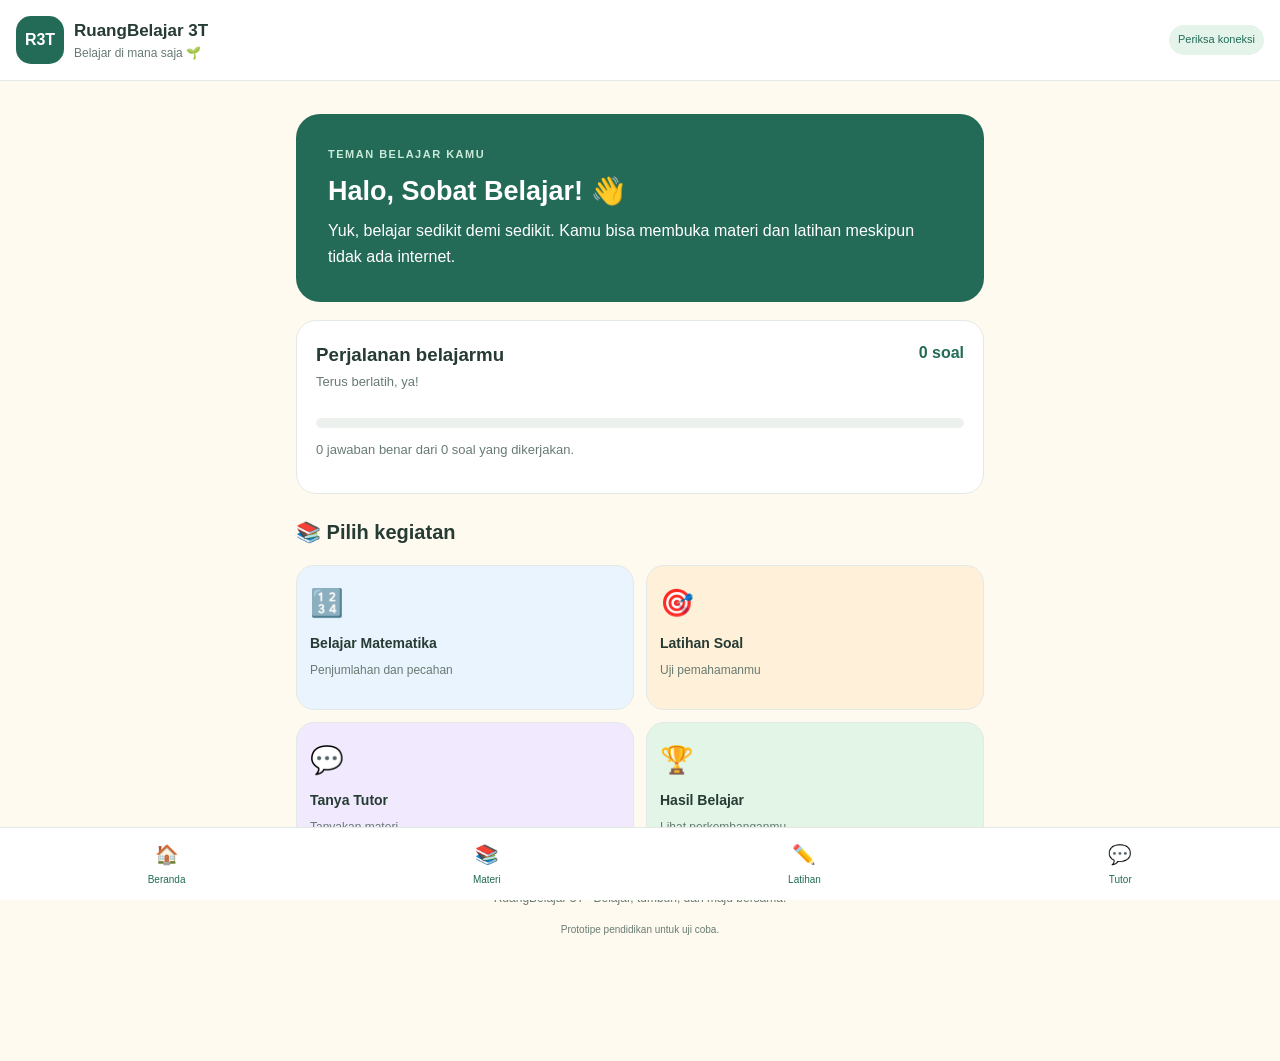
<file: index.html>
<!DOCTYPE html>
<html lang="id">
<head>
  <meta charset="UTF-8">
  <meta name="viewport"
        content="width=device-width, initial-scale=1.0">
  <meta name="theme-color" content="#236b57">
  <meta name="description"
        content="Aplikasi belajar luring untuk siswa SD.">
  <meta name="google-site-verification" 
        content="thuo_dPQok1dY7qjgUlzUvjdMqghPZX-ug1lf5L4OLA" />
  
  <title>RuangBelajar 3T</title>
  <link rel="manifest" href="manifest.json">
  <link rel="stylesheet" href="style.css">
</head>
<body>
  <header class="topbar">
    <div class="brand">
      <div class="logo">R3T</div>
      <div>
        <h1>RuangBelajar 3T</h1>
        <p>Belajar di mana saja 🌱</p>
      </div>
    </div>
    <span id="connection" class="status">Memeriksa...</span>
  </header>

  <main class="container">
    <section class="hero">
      <p class="eyebrow">TEMAN BELAJAR KAMU</p>
      <h2>Halo, Sobat Belajar! 👋</h2>
      <p>
        Yuk, belajar sedikit demi sedikit.
        Kamu bisa membuka materi dan latihan
        meskipun tidak ada internet.
      </p>
    </section>

    <section class="progress-card">
      <div class="progress-heading">
        <div>
          <h3>Perjalanan belajarmu</h3>
          <p>Terus berlatih, ya!</p>
        </div>
        <span id="progressPercent">0%</span>
      </div>
      <div class="progress-track">
        <div id="progressBar" class="progress-fill"></div>
      </div>
      <p id="progressText">Belum ada latihan selesai.</p>
    </section>

    <section class="section">
      <h2>📚 Pilih kegiatan</h2>
      <div class="subject-grid">
        <button class="subject math" data-view="lesson">
          <span class="subject-icon">🔢</span>
          <strong>Belajar Matematika</strong>
          <small>Penjumlahan dan pecahan</small>
        </button>
        <button class="subject quiz" data-view="quiz">
          <span class="subject-icon">🎯</span>
          <strong>Latihan Soal</strong>
          <small>Uji pemahamanmu</small>
        </button>
        <button class="subject tutor" data-view="tutor">
          <span class="subject-icon">💬</span>
          <strong>Tanya Tutor</strong>
          <small>Tanyakan materi</small>
        </button>
        <button class="subject result" data-view="result">
          <span class="subject-icon">🏆</span>
          <strong>Hasil Belajar</strong>
          <small>Lihat perkembanganmu</small>
        </button>
      </div>
    </section>

    <section id="lesson" class="panel hidden">
      <h2>🔢 Belajar Pecahan</h2>
      <p>
        Pecahan menunjukkan bagian dari suatu
        benda atau keseluruhan.
      </p>
      <div class="example">
        <div class="fraction">1/2</div>
        <div>
          <strong>Satu per dua</strong>
          <p>Bayangkan sebuah roti dibagi menjadi
          dua bagian sama besar. Satu bagian
          adalah 1/2 dari roti tersebut.</p>
        </div>
      </div>
      <div class="example">
        <div class="fraction">1/4</div>
        <div>
          <strong>Satu per empat</strong>
          <p>Satu bagian dari empat bagian sama
          besar ditulis sebagai 1/4.</p>
        </div>
      </div>
      <button class="primary" data-view="quiz">
        Coba latihan soal →
      </button>
    </section>

    <section id="quiz" class="panel hidden">
      <h2>🎯 Latihan Matematika</h2>
      <p id="questionCount"></p>
      <h3 id="question"></h3>
      <div id="answers" class="answers"></div>
      <p id="feedback" aria-live="polite"></p>
      <button id="nextQuestion" class="primary hidden">
        Soal berikutnya →
      </button>
    </section>

    <section id="tutor" class="panel hidden">
      <h2>💬 Tanya Tutor Belajar</h2>
      <p class="note">
        Versi awal ini menjawab berdasarkan materi
        yang sudah disiapkan, bukan AI generatif.
      </p>
      <div id="chatMessages" class="chat-messages"
           aria-live="polite">
        <div class="bubble bot">
          Halo! Aku bisa membantu menjelaskan
          pecahan dan penjumlahan. Apa yang ingin
          kamu pelajari?
        </div>
      </div>
      <form id="tutorForm">
        <label for="tutorInput">Tulis pertanyaanmu</label>
        <div class="chat-input">
          <input id="tutorInput" type="text"
                 maxlength="250"
                 placeholder="Contoh: apa itu pecahan?"
                 autocomplete="off" required>
          <button class="primary" type="submit">
            Kirim
          </button>
        </div>
      </form>
    </section>

    <section id="result" class="panel hidden">
      <h2>🏆 Hasil Belajarmu</h2>
      <div class="result-number" id="totalScore">0</div>
      <p>Total jawaban benar</p>
      <p id="resultDetail"></p>
      <button class="primary" data-view="quiz">
        Berlatih lagi
      </button>
    </section>

    <footer>
      <p>RuangBelajar 3T · Belajar, tumbuh, dan maju bersama.</p>
      <small>Prototipe pendidikan untuk uji coba.</small>
    </footer>
  </main>

  <nav class="bottom-nav">
    <button data-view="home">🏠<span>Beranda</span></button>
    <button data-view="lesson">📚<span>Materi</span></button>
    <button data-view="quiz">✏️<span>Latihan</span></button>
    <button data-view="tutor">💬<span>Tutor</span></button>
  </nav>

  <script src="app.js"></script>
</body>
</html>
</file>
<file: style.css>
:root {
  --green: #236b57;
  --green-light: #e4f4eb;
  --cream: #fffaf0;
  --ink: #263b33;
  --muted: #687b72;
  --white: #ffffff;
  --border: #e3eae5;
}

* {
  box-sizing: border-box;
}

body {
  margin: 0;
  background: var(--cream);
  color: var(--ink);
  font-family: Arial, sans-serif;
  line-height: 1.6;
}

button, input {
  font: inherit;
}

button {
  cursor: pointer;
  -webkit-tap-highlight-color: transparent;
}

.topbar {
  display: flex;
  align-items: center;
  justify-content: space-between;
  gap: 12px;
  padding: 16px;
  background: var(--white);
  border-bottom: 1px solid var(--border);
}

.brand {
  display: flex;
  align-items: center;
  gap: 10px;
}

.logo {
  width: 48px;
  height: 48px;
  display: grid;
  place-items: center;
  border-radius: 15px;
  background: var(--green);
  color: white;
  font-weight: 800;
}

h1, h2, h3, p {
  margin-top: 0;
}

.brand h1 {
  margin-bottom: 0;
  font-size: 17px;
}

.brand p {
  margin: 0;
  font-size: 12px;
  color: var(--muted);
}

.status {
  font-size: 11px;
  padding: 6px 9px;
  background: var(--green-light);
  color: var(--green);
  border-radius: 20px;
  white-space: nowrap;
}

.container {
  max-width: 720px;
  margin: auto;
  padding: 16px 16px 100px;
}

.hero {
  background: var(--green);
  color: white;
  padding: 24px 20px;
  border-radius: 24px;
  margin: 8px 0 18px;
}

.hero h2 {
  font-size: 27px;
  line-height: 1.25;
  margin-bottom: 10px;
}

.hero p:last-child {
  margin-bottom: 0;
}

.eyebrow {
  font-size: 11px;
  letter-spacing: 1.5px;
  font-weight: bold;
  color: #c7ead9;
}

.progress-card, .panel {
  background: white;
  padding: 19px;
  border: 1px solid var(--border);
  border-radius: 20px;
  margin-bottom: 22px;
}

.progress-heading {
  display: flex;
  justify-content: space-between;
  gap: 12px;
}

.progress-heading h3 {
  margin-bottom: 3px;
}

.progress-heading p,
#progressText {
  font-size: 13px;
  color: var(--muted);
}

#progressPercent {
  font-weight: bold;
  color: var(--green);
}

.progress-track {
  height: 10px;
  border-radius: 20px;
  overflow: hidden;
  background: #edf1ee;
  margin: 12px 0;
}

.progress-fill {
  height: 100%;
  width: 0;
  background: #60b98b;
  border-radius: inherit;
  transition: width 0.25s;
}

.section h2 {
  font-size: 20px;
}

.subject-grid {
  display: grid;
  grid-template-columns: repeat(2, minmax(0, 1fr));
  gap: 12px;
}

.subject {
  text-align: left;
  padding: 16px 13px;
  border: 1px solid var(--border);
  border-radius: 18px;
  min-height: 145px;
  color: var(--ink);
  display: flex;
  flex-direction: column;
  align-items: flex-start;
  gap: 7px;
}

.subject:active, button:active {
  transform: scale(0.98);
}

.math { background: #eaf4ff; }
.quiz { background: #fff0d9; }
.tutor { background: #f1eaff; }
.result { background: #e2f5e7; }

.subject-icon {
  font-size: 27px;
}

.subject strong {
  font-size: 14px;
}

.subject small {
  font-size: 12px;
  color: var(--muted);
}

.hidden {
  display: none !important;
}

.panel h2 {
  font-size: 21px;
}

.example {
  display: flex;
  gap: 14px;
  align-items: flex-start;
  padding: 14px 0;
  border-bottom: 1px solid var(--border);
}

.example p {
  margin: 5px 0 0;
  font-size: 14px;
}

.fraction {
  min-width: 64px;
  min-height: 64px;
  display: grid;
  place-items: center;
  border-radius: 16px;
  background: var(--green-light);
  color: var(--green);
  font-size: 21px;
  font-weight: bold;
}

.primary {
  background: var(--green);
  color: white;
  border: 0;
  border-radius: 12px;
  padding: 12px 16px;
  font-weight: bold;
}

#lesson .primary,
#result .primary {
  width: 100%;
  margin-top: 18px;
}

.answers {
  display: grid;
  gap: 10px;
  margin-top: 20px;
}

.answer {
  padding: 13px;
  border: 1px solid var(--border);
  border-radius: 12px;
  text-align: left;
  background: white;
  color: var(--ink);
}

.answer:disabled {
  cursor: default;
}

.answer.correct {
  border-color: #32966a;
  background: #e4f7ec;
}

.answer.wrong {
  border-color: #d56a6a;
  background: #fff0f0;
}

#feedback {
  margin-top: 14px;
  font-weight: bold;
}

.note {
  font-size: 13px;
  color: var(--muted);
}

.chat-messages {
  display: flex;
  flex-direction: column;
  gap: 10px;
  margin: 16px 0;
}

.bubble {
  padding: 12px 14px;
  border-radius: 15px;
  max-width: 95%;
  white-space: pre-wrap;
  overflow-wrap: anywhere;
  font-size: 14px;
}

.bubble.bot {
  background: #edf5ef;
  align-self: flex-start;
}

.bubble.user {
  background: #eaf1ff;
  align-self: flex-end;
}

#tutorForm label {
  display: block;
  margin-bottom: 6px;
  font-size: 13px;
  font-weight: bold;
}

.chat-input {
  display: flex;
  gap: 8px;
}

.chat-input input {
  width: 100%;
  min-width: 0;
  border: 1px solid #ccd8d0;
  border-radius: 12px;
  padding: 12px;
}

.result-number {
  font-size: 48px;
  font-weight: bold;
  color: var(--green);
}

footer {
  text-align: center;
  color: var(--muted);
  font-size: 12px;
  padding: 22px 0;
}

.bottom-nav {
  position: fixed;
  z-index: 5;
  bottom: 0;
  left: 0;
  right: 0;
  display: flex;
  justify-content: space-around;
  padding: 8px 4px calc(8px + env(safe-area-inset-bottom));
  background: white;
  border-top: 1px solid var(--border);
}

.bottom-nav button {
  display: flex;
  flex-direction: column;
  align-items: center;
  gap: 2px;
  border: 0;
  background: transparent;
  color: var(--green);
  font-size: 19px;
  padding: 4px 10px;
}

.bottom-nav span {
  font-size: 10px;
}

button:focus-visible, input:focus-visible {
  outline: 3px solid #e3b451;
  outline-offset: 3px;
}

@media (min-width: 600px) {
  .container {
    padding-top: 25px;
  }

  .hero {
    padding: 32px;
  }

  .subject-grid {
    grid-template-columns: repeat(2, minmax(0, 1fr));
  }
}
</file>
